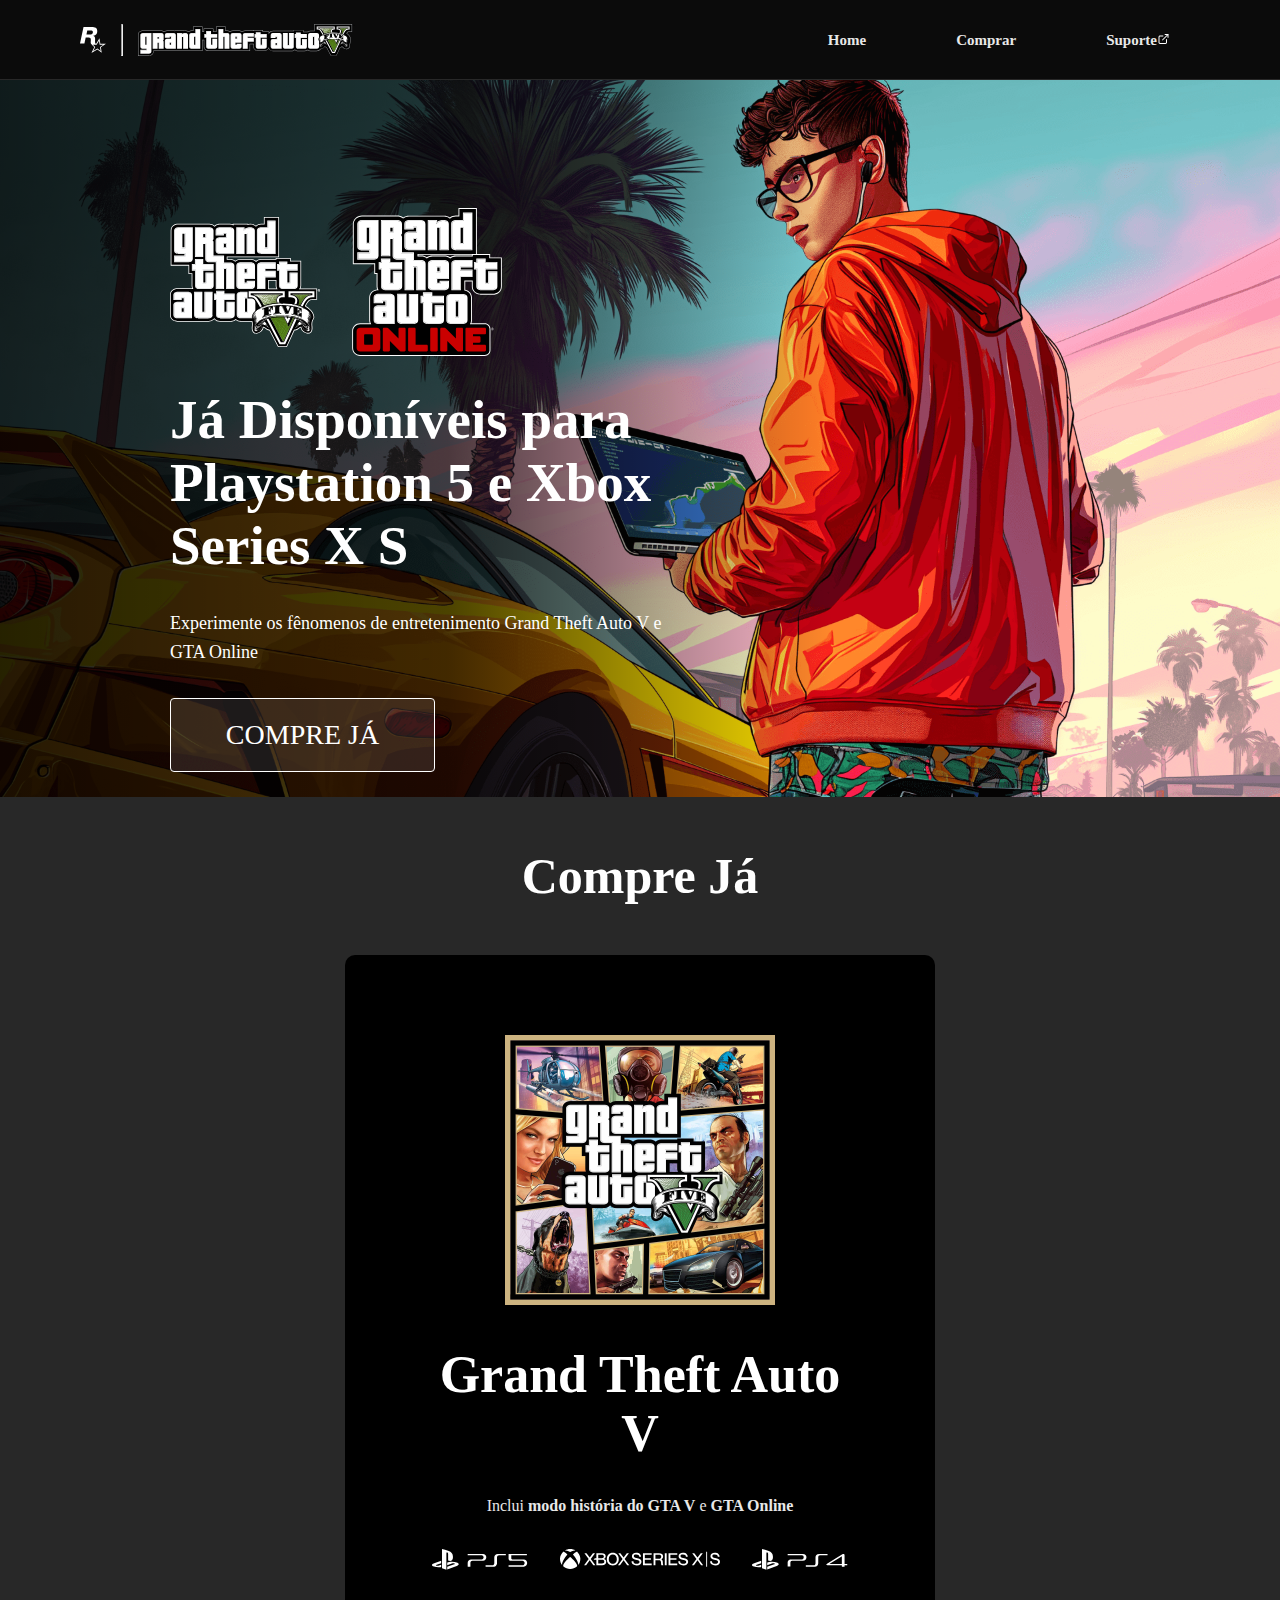
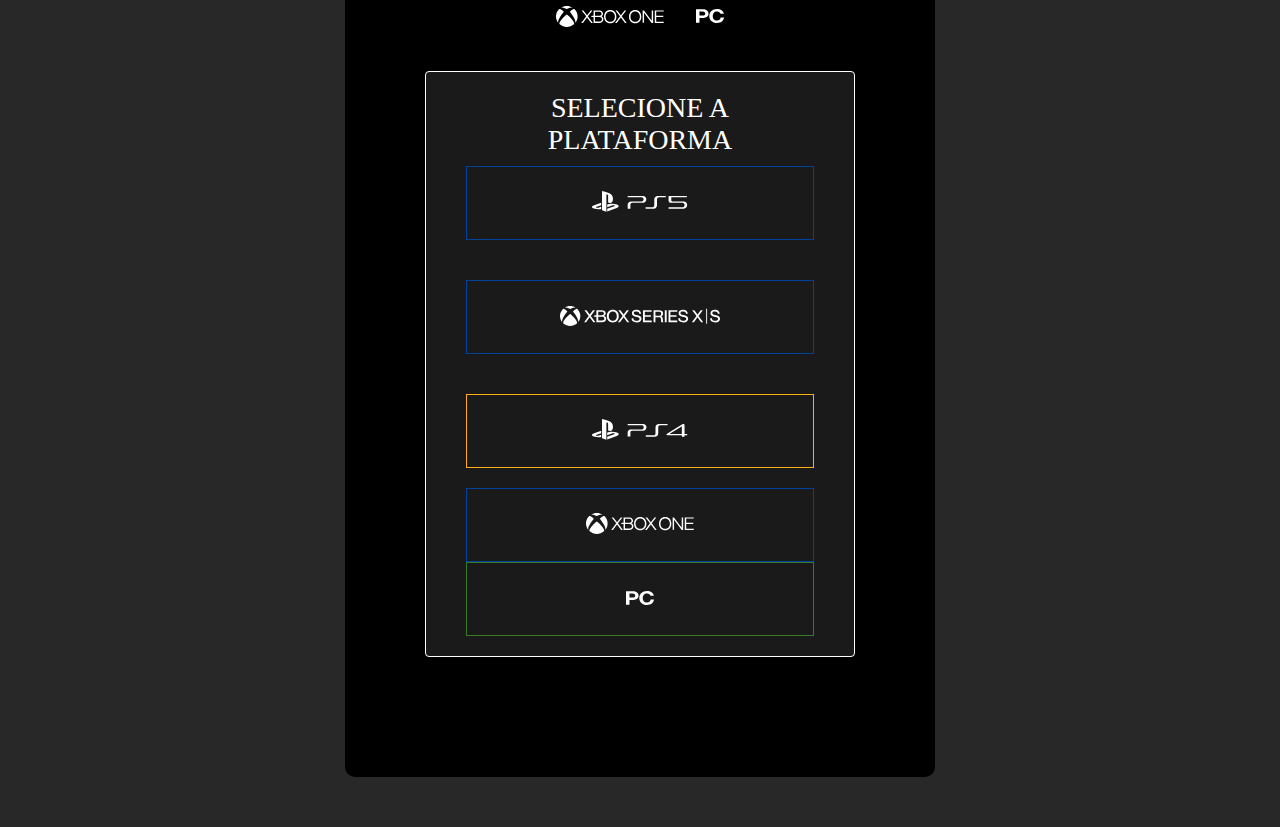
<file: index.html>
<!DOCTYPE html>
<html lang="pt-BR">

<head>
    <meta charset="UTF-8">
    <meta name="viewport" content="width=device-width, initial-scale=1.0">
    <title>Landing Page GTA</title>
    <link rel="shortcut icon" href="./src/imagens/favicon.png" type="image/x-icon">
    <link href="https://fonts.cdnfonts.com/css/chalet" rel="stylesheet">
    <link rel="stylesheet" href="./src/css/reset.css">
    <link rel="stylesheet" href="./src/css/estilos.css">
    <link rel="stylesheet" href="./src/fontes/">
    <link rel="stylesheet" href="./src/css/responsivo.css">
      
</head>

<body>
    <header class="cabecalho">
        <div class="logo">
            <img src="./src/imagens/logo-rockstar.svg" alt="logo-rockstar">
            <hr>
            <img src="./src/imagens/logo-gta.svg" alt="Logo GTA V">
        </div>

        <nav>
            <ul class="menu">
            <li>
                <a href="#home">Home</a>
            </li>
            <li>
                <a href="#comprar">Comprar</a>
            </li>
            <li>
                <a href="https://support.rockstargames.com/categories/200013306" target="_blank">Suporte<img src="./src/imagens/icone-link.svg" alt="Icone Link do suporte"></a>
                
            </li>
        </ul>
        </nav>

    </header>

    <main class="home" id="home">
        <img class="imagem-fundo" src="./src/imagens/bg-main.png" alt="Rapaz de moletom laranja ao lado de um carro">

        <div class="informacoes">
            <div class="lista-de-jogos">
                <img src="./src/imagens/logo-gta-v.svg" alt="Logo GTA 5">
                <img src="./src/imagens/logo-gta-online.svg" alt="Logo GTA Online">
            </div>
            <h1 class="titulo">Já Disponíveis para Playstation 5 e Xbox Series X S</h1>
            <p class="texto">Experimente os fênomenos de entretenimento Grand Theft Auto V e GTA Online</p>
            <a class="btn-comprar" href="#comprar">Compre Já</a>
        </div>

    </main>

    <section class="compre-ja" id="comprar">
        <h2 class="titulo">Compre Já</h2>
        <div class="cartao">
            <img class="capa-do-jogo" src="./src/imagens/gta5.jpg" alt="Capa do Jogo GTA V">

            <div class="informacoes">
                <h3>Grand Theft Auto V</h3>
                <p>
                    Inclui <strong>modo história do GTA V</strong> e <strong>GTA Online</strong>
                </p>
                <ul class="plataformas">
                    <li>
                        <img src="./src/imagens/logo-ps5.svg" alt="Logo Playstation 5">
                    </li>

                    <li>
                        <img src="./src/imagens/logo-xbox-series-s.svg" alt="Logo Xbox Series S">
                    </li>

                    <li>
                        <img src="./src/imagens/logo-ps4.svg" alt="Logo Playstation 4">
                    </li>

                    <li>
                        <img src="./src/imagens/logo-xbox-one.svg" alt="Logo Xbox One">
                    </li>

                    <li>
                        <img src="./src/imagens/logo-pc.svg" alt="Logo PC">
                    </li>
                </ul>
            </div>
            <button class="btn-plataforma">Selecione a Plataforma
                
                <ul class="plataformas ativo">
                    <li>
                        <a href="https://www.playstation.com/pt-br/ps5/" target="_blank"> <img src="./src/imagens/logo-ps5.svg" alt="Logo Playstation 5">
                    </li>

                    <li>
                        <a href="https://www.xbox.com/pt-BR/consoles/xbox-series-s" target="_blank"> <img src="./src/imagens/logo-xbox-series-s.svg" alt="Logo Xbox Series S">
                        
                    </li>

                    <li>
                        <a href="https://www.playstation.com/pt-br/ps4/" target="_blank"><img src="./src/imagens/logo-ps4.svg" alt="Logo Playstation 4">
                    </li>

                    <li>
                        <img src="./src/imagens/logo-xbox-one.svg" alt="Logo Xbox One">
                    </li>

                    <li>
                       <img src="./src/imagens/logo-pc.svg" alt="Logo PC">
                    </li>
                </ul>

            </button>

        </div>

    </section>


    <script src="./src/js/index.js"></script>

</body>

</html>
</file>
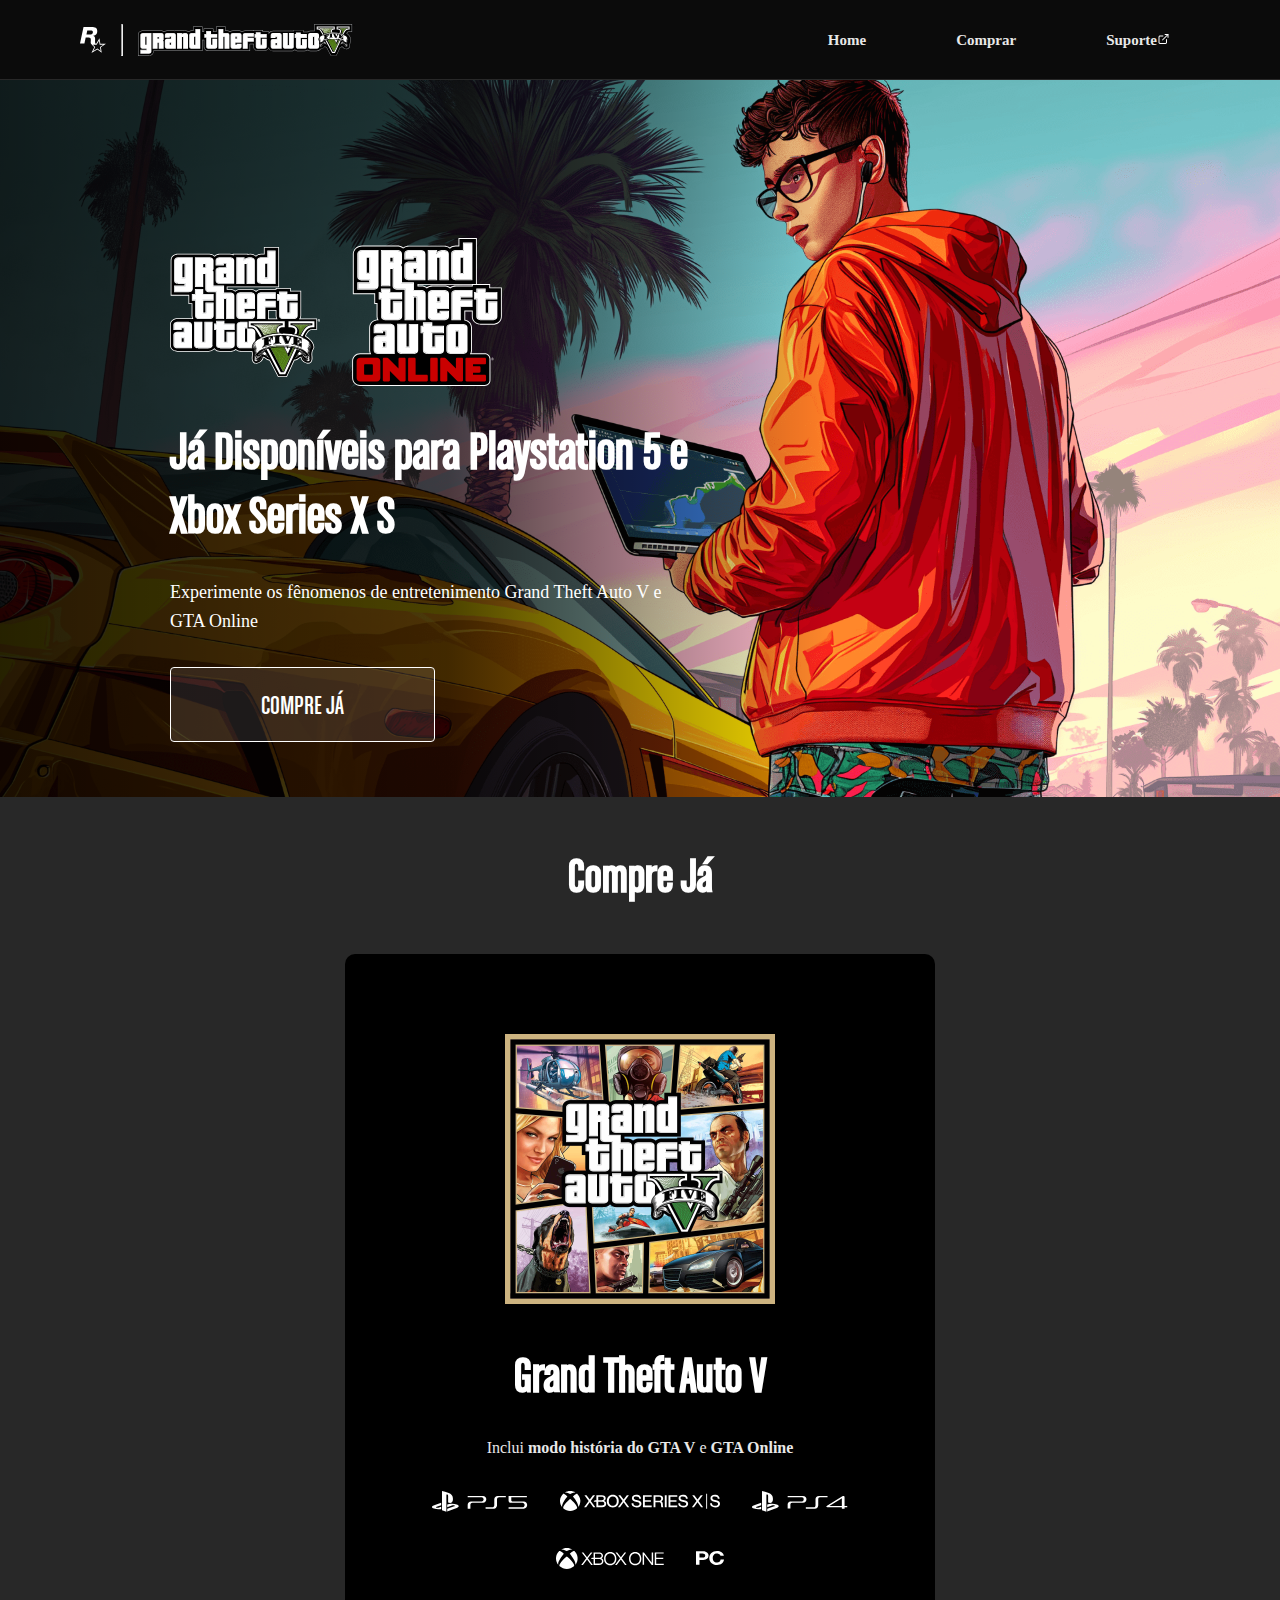
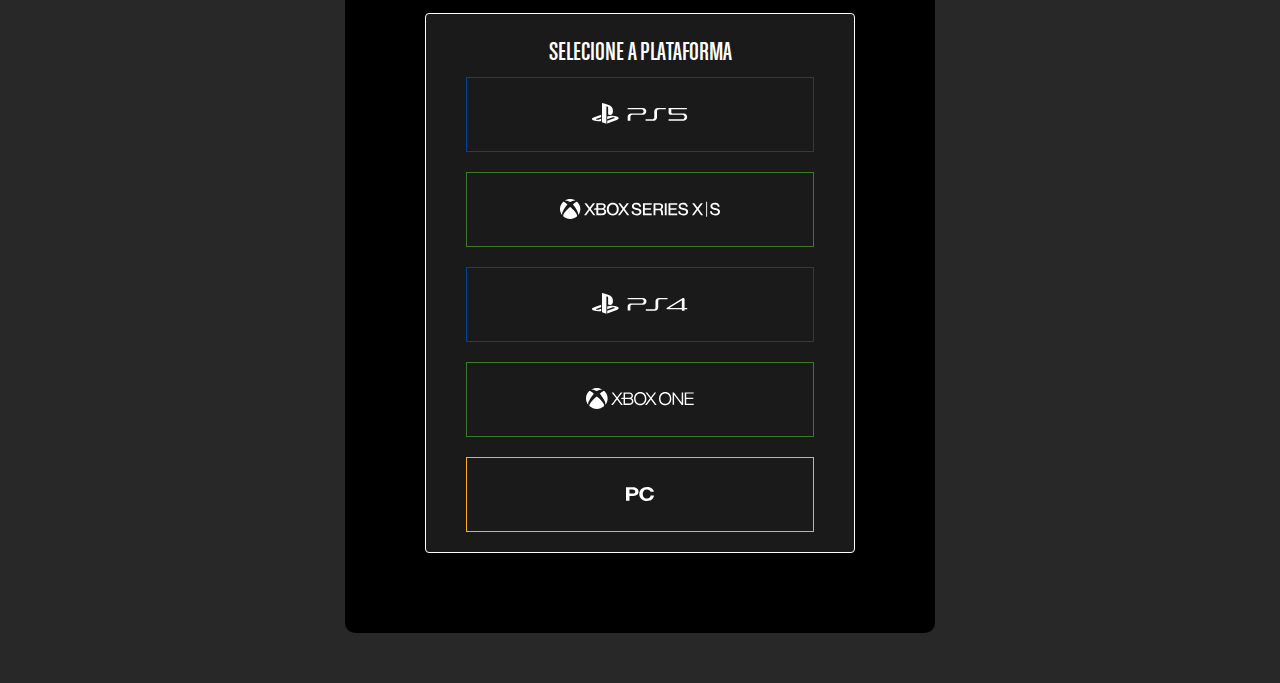
<file: src/index.html>
<!DOCTYPE html>
<html lang="pt-BR">

<head>
    <meta charset="UTF-8">
    <meta name="viewport" content="width=device-width, initial-scale=1.0">
    <title>Landing Page GTA</title>
    <link rel="shortcut icon" href="./imagens/favicon.png" type="image/x-icon">
    <link href="https://fonts.cdnfonts.com/css/chalet" rel="stylesheet">
    <link rel="stylesheet" href="./css/reset.css">
    <link rel="stylesheet" href="./css/estilos.css">
    <link rel="stylesheet" href="./css/fontes.css">
    <link rel="stylesheet" href="./css/responsivo.css">
      
</head>

<body>
    <header class="cabecalho">
        <div class="logo">
            <img src="./imagens/logo-rockstar.svg" alt="logo-rockstar">
            <hr>
            <img src="./imagens/logo-gta.svg" alt="Logo GTA V">
        </div>

        <nav>
            <ul class="menu">
            <li>
                <a href="#home">Home</a>
            </li>
            <li>
                <a href="#comprar">Comprar</a>
            </li>
            <li>
                <a href="https://support.rockstargames.com/categories/200013306" target="_blank">Suporte<img src="./imagens/icone-link.svg" alt="Icone Link do suporte"></a>
                
            </li>
        </ul>
        </nav>

    </header>

    <main class="home" id="home">
        <img class="imagem-fundo" src="./imagens/bg-main.png" alt="Rapaz de moletom laranja ao lado de um carro">

        <div class="informacoes">
            <div class="lista-de-jogos">
                <img src="./imagens/logo-gta-v.svg" alt="Logo GTA 5">
                <img src="./imagens/logo-gta-online.svg" alt="Logo GTA Online">
            </div>
            <h1 class="titulo">Já Disponíveis para Playstation 5 e Xbox Series X S</h1>
            <p class="texto">Experimente os fênomenos de entretenimento Grand Theft Auto V e GTA Online</p>
            <a class="btn-comprar" href="#comprar">Compre Já</a>
        </div>

    </main>

    <section class="compre-ja" id="comprar">
        <h2 class="titulo">Compre Já</h2>
        <div class="cartao">
            <img class="capa-do-jogo" src="./imagens/gta5.jpg" alt="Capa do Jogo GTA V">

            <div class="informacoes">
                <h3>Grand Theft Auto V</h3>
                <p>
                    Inclui <strong>modo história do GTA V</strong> e <strong>GTA Online</strong>
                </p>
                <ul class="plataformas">
                    <li>
                        <img src="./imagens/logo-ps5.svg" alt="Logo Playstation 5">
                    </li>

                    <li>
                        <img src="./imagens/logo-xbox-series-s.svg" alt="Logo Xbox Series S">
                    </li>

                    <li>
                        <img src="./imagens/logo-ps4.svg" alt="Logo Playstation 4">
                    </li>

                    <li>
                        <img src="./imagens/logo-xbox-one.svg" alt="Logo Xbox One">
                    </li>

                    <li>
                        <img src="./imagens/logo-pc.svg" alt="Logo PC">
                    </li>
                </ul>
            </div>
            <button class="btn-plataforma">Selecione a Plataforma

                <ul class="plataformas ativo">
                    <li>
                        <img src="./imagens/logo-ps5.svg" alt="Logo Playstation 5">
                    </li>

                    <li>
                        <img src="./imagens/logo-xbox-series-s.svg" alt="Logo Xbox Series S">
                        
                    </li>

                    <li>
                        <img src="./imagens/logo-ps4.svg" alt="Logo Playstation 4">
                    </li>

                    <li>
                        <img src="./imagens/logo-xbox-one.svg" alt="Logo Xbox One">
                    </li>

                    <li>
                        <img src="./imagens/logo-pc.svg" alt="Logo PC">
                    </li>
                </ul>

            </button>

        </div>

    </section>


    <script src="./js/index.js"></script>

</body>

</html>
</file>
<file: src/css/estilos.css>
body {
    background-color: #282828;
    color: #fff;
}

.cabecalho {
    height: 80px;
    background-color: #0b0b0b;
    display: flex;
    justify-content: space-between;
    align-items: center;
    padding: 0 80px;
    border-bottom: 1px solid #282828;
}

.cabecalho .logo {
    display: flex;
    gap: 15px;
}

.cabecalho .menu{
    display: flex;
    gap: 30px;
   }

.cabecalho .menu li a {
    padding: 30px;
    color: #e8e8e8;
    font-weight: bolder;
    font-size: 15px;
    font-family: 'Chalet';
}

.cabecalho .menu li a:hover{
    border-bottom: 2px solid #fff;
}

.home {
    background-color: aqua;
    display: flex;
    position: relative;
    min-height: calc(100vh -80px);
}

.home::after{
    background-color: blue;
    content: '';
    position: absolute;
    height: 100%;
    width: 100%;
    background: linear-gradient(90deg, rgba(0, 0, 0, .85), rgba(0, 0, 0, .7) 35%, transparent 65%);
}

.home .imagem-fundo{
    width: 100%;
    object-fit: cover;
}

.home .informacoes{
    position: absolute;
    z-index: 1;
    min-height: calc(100vh - 80px);
    display: flex;
    flex-direction: column;
    justify-content: center;
    gap: 32px;
    padding: 80px 80px 80px 170px;
    max-width: 780px;
}

.home .informacoes img {
    max-width: 150px;
}

.home .informacoes .lista-de-jogos{
    display: flex;
    gap: 32px;
}

.home .informacoes .titulo {
    font-family: 'ChaletComprime';
    font-size: 55px;
}

.home .informacoes .texto {
    font-family: 'Chalet';
    font-size: 18px;
    line-height: 1.6;
}

.btn-comprar, .btn-plataforma{
    background-color: rgba(255, 255, 255, .1);
    border: 0.5px solid #fff;
    border-radius: 4px;
    font-family: 'ChaletComprime';
    font-size: 28px;
    text-align: center;
    padding: 20px 40px;
    text-transform: uppercase;
    width: 50%;
    transition: all .3s ease-in;
}

.btn-plataforma{
    color: #fff;
    width: 100%;
    cursor: pointer;
}

.btn-comprar:hover{
    background-color: #fff;
    color: #000;
}

.compre-ja .capa-do-jogo{
    width: 270px;

}

.compre-ja{
    display: flex;
    flex-direction: column;
    text-align: center;
    padding: 50px;
    align-items: center;
}

.compre-ja .titulo{
    font-family: 'ChaletComprime';
    font-size: 50px;
    font-weight: 700;
    margin-bottom: 50px;
}

.compre-ja .cartao{
    display: flex;
    flex-direction: column;
    align-items: center;
    background-color: #000;
    width: 50%;
    border-radius: 10px;
    padding: 80px;
    gap: 40px;
    
}

.compre-ja .informacoes{
    display: flex;
    flex-direction: column;
    gap: 30px;


}

.compre-ja .informacoes h3{
    font-family: 'ChaletComprime';
    font-size: 52px;
    font-weight: 700;
    
}

.compre-ja .informacoes p{
    color: #e8e8e8;
    font-family: 'Chalet';
    font-size: 16px;
    line-height: 1.6;
}

.compre-ja .informacoes .plataformas{
    display: flex;
    flex-wrap: wrap;
    gap: 32px;
    justify-content: center;
}

.compre-ja .btn-plataforma .plataformas{
    margin-top: 10px;
    display: flex;
    flex-direction: column;
    gap: 20px;
    transition: all .3s ease-in;
    display: none;
    opacity: 0;

}


.compre-ja .btn-plataforma .plataformas.ativo{
    display: flex;
    opacity: 1;
}

.compre-ja .btn-plataforma .plataformas li{
    padding: 20px;

}

.compre-ja  .btn-plataforma .plataformas li:nth-child(1){
    border: 1px solid #00439c;
}

.compre-ja  .btn-plataforma .plataformas li:nth-child(1):hover{
    background-color: #00439c;
}
.compre-ja  .btn-plataforma .plataformas li:nth-child(2){
    border: 1px solid #387a26;
}

.compre-ja  .btn-plataforma .plataformas li:nth-child(2):hover{
    background-color: #387a26;
}

.compre-ja .btn-plataforma .plataformas li:nth-child(3) {
    border: 1px solid #00439c;
}

.compre-ja .btn-plataforma .plataformas li:nth-child(3):hover {
    background-color: #00439c;
}

.compre-ja .btn-plataforma .plataformas li:nth-child(4) {
    border: 1px solid #387a26; 
}

.compre-ja .btn-plataforma .plataformas li:nth-child(4):hover {
    background-color: #387a26;
}
.compre-ja .btn-plataforma .plataformas li:nth-child(5) {
    border: 1px solid #fcaf17; 
}

.compre-ja .btn-plataforma .plataformas li:nth-child(5):hover {
    background-color: #fcaf17;
}
</file>
<file: src/css/responsivo.css>
@media (max-width: 1024px) {
    .cabecalho {
      justify-content: center;
      flex-direction: column;
      padding: 50px 0;
      gap: 15px;
    }
  
    .cabecalho .menu li a {
      padding: 15px;
    }
  
    .home .informacoes {
      padding: 30px;
    }
  
    .home .informacoes img {
      max-width: 100px;
    }
  
    .home .informacoes .titulo {
      font-size: 40px;
    }
  
    .compre-ja .cartao {
      width: 70%;
    }
  }
  
  @media (max-width: 768px) {
   
    .informacoes .lista-de-jogos img{
       max-width: 90px;
      
       
    }
   
    .compre-ja {
      padding-top: 250px;
      

    }
  
    .compre-ja .cartao {
      padding: 80px 20px;
      width: 100%;
    }
  
    .compre-ja .informacoes h2 {
      font-size: 25px;
    }

  
    .compre-ja .informacoes .plataformas {
      flex-direction: column;
    }
  
    .btn-plataforma {
      margin-top: 15px;
      padding: 15px;
    }

    .home .informacoes .titulo {
        font-size: 25px;
       }

     .home .informacoes .texto p{
        font-size:  10px;
    }


  
    .btn-comprar {
      width: 100%;
    
    
    }
  }
  
  @media (max-width: 425px) {
    main::after {
      background: linear-gradient(90deg, rgba(0, 0, 0, 0.85), rgba(0, 0, 0, 0.4) 100%, transparent 65%);
    }
  
    .compre-ja .cartao .capa-do-jogo {
      max-width: 80%;
    }

    .informacoes .texto p{
        padding-bottom: 20px;
    }

    .btn-comprar {
        width: 100%;
        padding-bottom: 40px;}

         
    
  }
</file>
<file: src/css/fontes.css>
@font-face{
    font-family: "ChaletComprime";
    src: url("../fontes/ChaletComprime.ttf");
}
</file>
